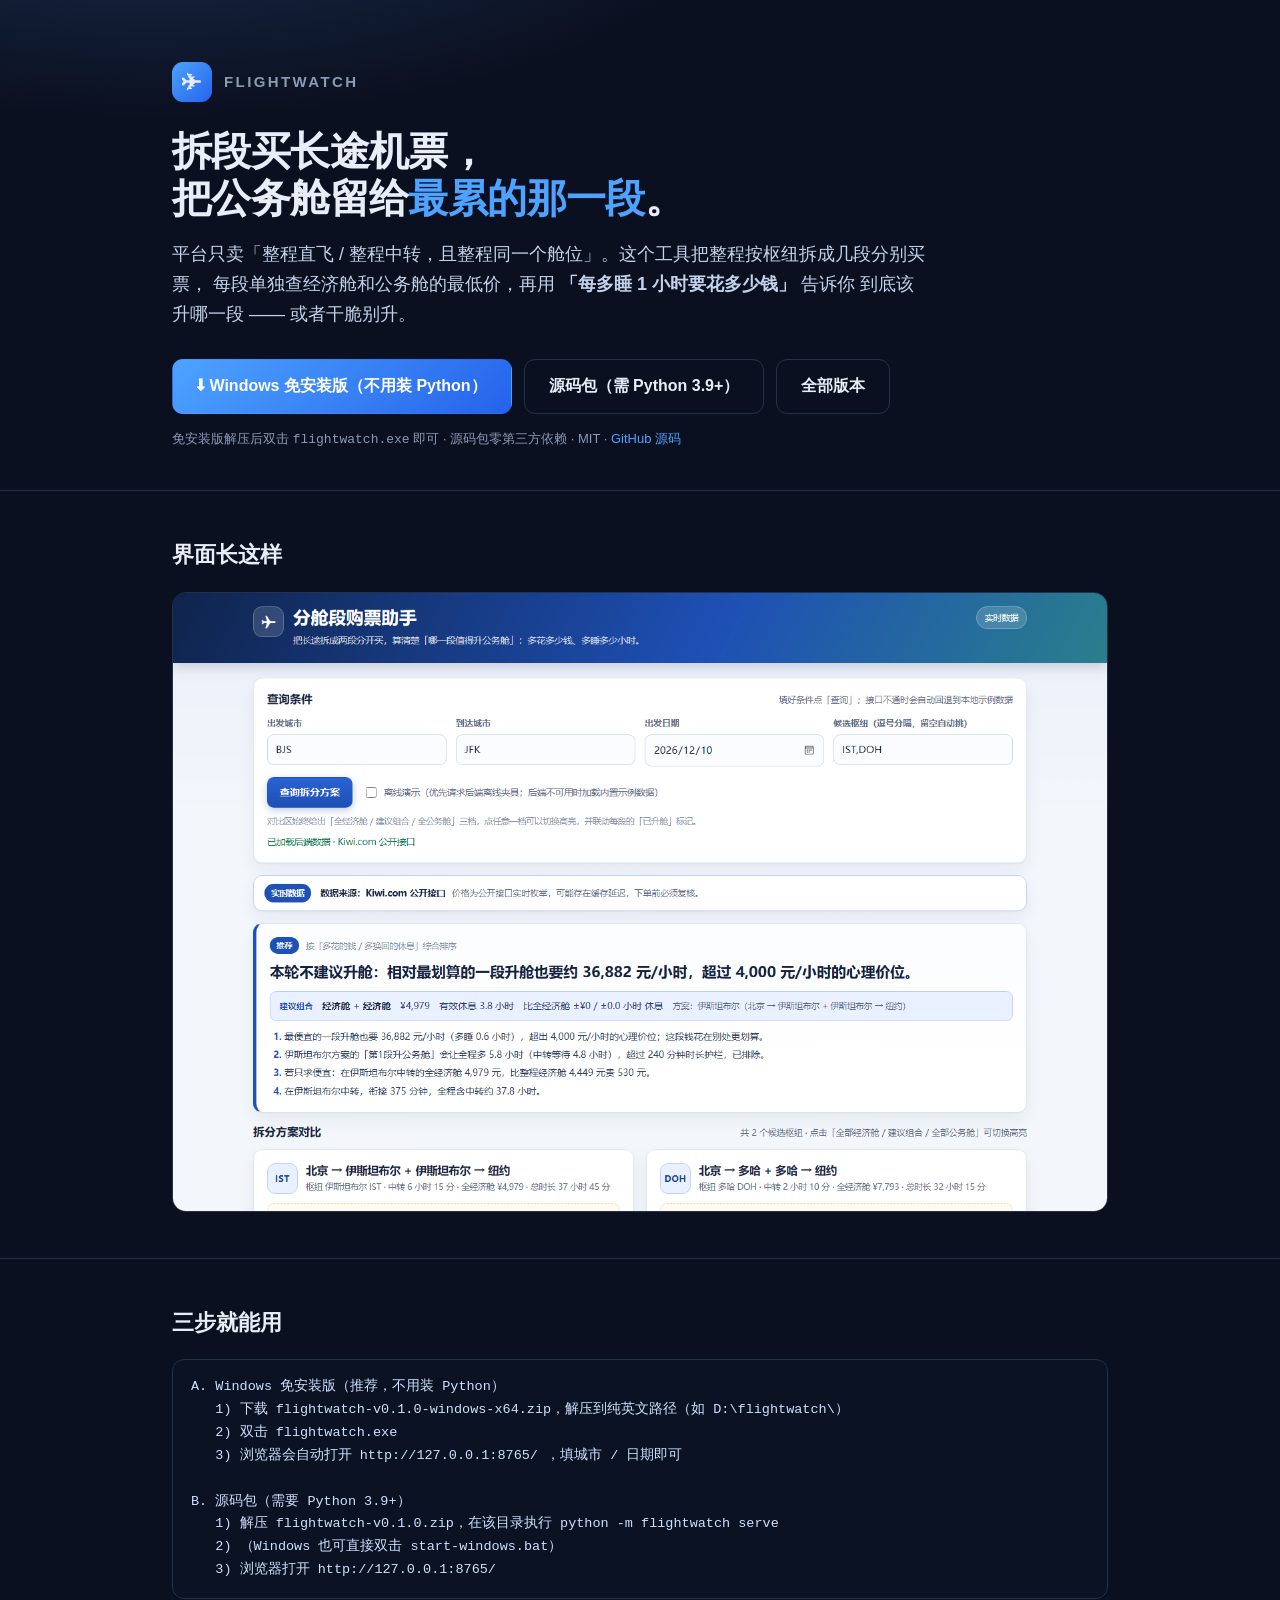
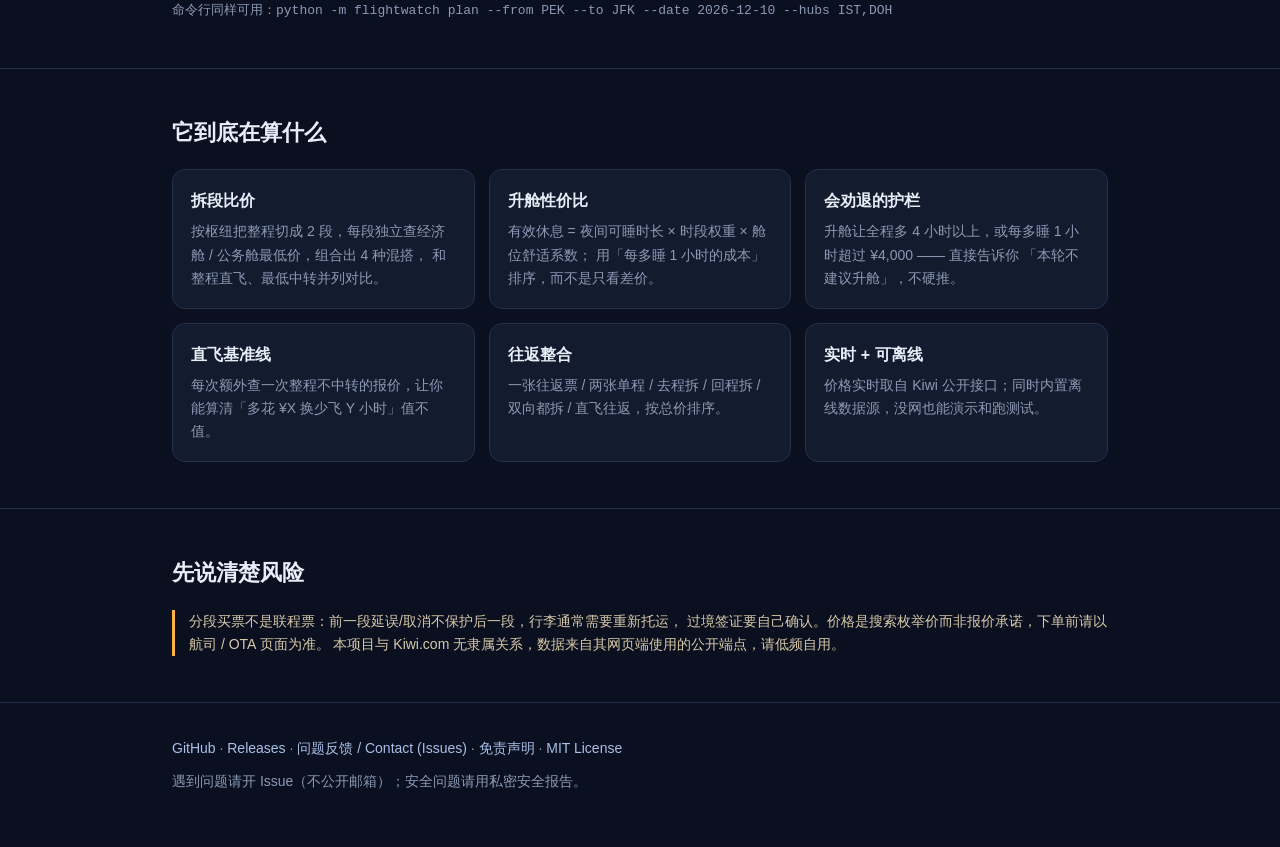
<file: docs/index.html>
<!doctype html>
<html lang="zh-CN">
<head>
<meta charset="utf-8">
<meta name="viewport" content="width=device-width, initial-scale=1">
<title>flightwatch — 拆段买长途机票，把公务舱留给最累的一段</title>
<meta name="description" content="Split long-haul flights into separately-booked segments and find which leg is worth upgrading to business class — ranked by cost per extra hour of sleep. 零依赖 Python 工具。">
<meta property="og:title" content="flightwatch">
<meta property="og:description" content="拆段买长途机票，算清哪一段值得升公务舱 —— 每多睡 1 小时要花多少钱。">
<meta property="og:image" content="screenshots/social-preview.png">
<meta property="og:type" content="website">
<style>
  :root {
    --bg: #0b1020; --panel: #131b2e; --line: #24314b; --ink: #e8edf7;
    --muted: #8b9ab5; --brand: #4da3ff; --biz: #ffb347; --ok: #43d19e;
  }
  * { box-sizing: border-box; margin: 0; padding: 0; }
  body {
    background: var(--bg); color: var(--ink); line-height: 1.65;
    font-family: -apple-system, "Segoe UI", "Microsoft YaHei", sans-serif;
  }
  a { color: var(--brand); text-decoration: none; }
  a:hover { text-decoration: underline; }
  .wrap { max-width: 980px; margin: 0 auto; padding: 0 22px; }
  header { padding: 62px 0 40px; border-bottom: 1px solid var(--line);
    background: radial-gradient(900px 380px at 12% -30%, rgba(77,163,255,.22), transparent 70%); }
  .brand { display: flex; align-items: center; gap: 12px; margin-bottom: 26px; }
  .mark { width: 40px; height: 40px; border-radius: 11px; display: grid; place-items: center;
    background: linear-gradient(135deg,#4da3ff,#2563eb); font-size: 20px; }
  .brand span { letter-spacing: .16em; text-transform: uppercase; font-size: 15px;
    color: var(--muted); font-weight: 600; }
  h1 { font-size: 40px; line-height: 1.18; letter-spacing: -.6px; }
  h1 em { font-style: normal; color: var(--brand); }
  .sub { margin-top: 18px; font-size: 18px; color: #c3d2ea; max-width: 760px; }
  .cta { display: flex; gap: 12px; flex-wrap: wrap; margin-top: 30px; align-items: center; }
  .btn { display: inline-block; padding: 13px 24px; border-radius: 11px; font-weight: 700;
    font-size: 16px; border: 1px solid transparent; }
  .btn.primary { background: linear-gradient(135deg,#4da3ff,#2563eb); color: #fff; }
  .btn.primary:hover { text-decoration: none; filter: brightness(1.08); }
  .btn.ghost { border-color: var(--line); color: var(--ink); }
  .btn.ghost:hover { text-decoration: none; border-color: #3b4d70; }
  .req { font-size: 13px; color: var(--muted); }
  section { padding: 46px 0; border-bottom: 1px solid var(--line); }
  h2 { font-size: 22px; margin-bottom: 18px; }
  .shot { width: 100%; max-height: 620px; object-fit: cover; object-position: top center;
    border-radius: 14px; border: 1px solid var(--line); display: block; }
  .grid { display: grid; grid-template-columns: repeat(auto-fit, minmax(260px, 1fr)); gap: 14px; }
  .card { background: var(--panel); border: 1px solid var(--line); border-radius: 13px; padding: 18px; }
  .card h3 { font-size: 16px; margin-bottom: 6px; }
  .card p { font-size: 14px; color: var(--muted); }
  pre { background: #0a1223; border: 1px solid var(--line); border-radius: 12px;
    padding: 16px 18px; overflow-x: auto; font-size: 13.5px; line-height: 1.7;
    font-family: ui-monospace, Consolas, monospace; color: #cfe0ff; }
  .note { font-size: 13px; color: var(--muted); }
  .warn { border-left: 3px solid var(--biz); padding-left: 14px; color: #d8c9a8; font-size: 14px; }
  footer { padding: 34px 0 56px; color: var(--muted); font-size: 14px; }
  footer a { color: #a9c0e8; }
  @media (max-width: 620px) { h1 { font-size: 30px; } .sub { font-size: 16px; } }
</style>
</head>
<body>

<header>
  <div class="wrap">
    <div class="brand"><div class="mark">✈</div><span>flightwatch</span></div>
    <h1>拆段买长途机票，<br>把公务舱留给<em>最累的那一段</em>。</h1>
    <p class="sub">
      平台只卖「整程直飞 / 整程中转，且整程同一个舱位」。这个工具把整程按枢纽拆成几段分别买票，
      每段单独查经济舱和公务舱的最低价，再用 <strong>「每多睡 1 小时要花多少钱」</strong> 告诉你
      到底该升哪一段 —— 或者干脆别升。
    </p>
    <div class="cta">
      <a class="btn primary" href="https://github.com/chrischenj/flightwatch/releases/download/v0.1.0/flightwatch-v0.1.0-windows-x64.zip">
        ⬇ Windows 免安装版（不用装 Python）
      </a>
      <a class="btn ghost" href="https://github.com/chrischenj/flightwatch/releases/download/v0.1.0/flightwatch-v0.1.0.zip">
        源码包（需 Python 3.9+）
      </a>
      <a class="btn ghost" href="https://github.com/chrischenj/flightwatch/releases">全部版本</a>
    </div>
    <p class="req" style="margin-top:14px">
      免安装版解压后双击 <code>flightwatch.exe</code> 即可 · 源码包零第三方依赖 · MIT ·
      <a href="https://github.com/chrischenj/flightwatch">GitHub 源码</a>
    </p>
  </div>
</header>

<section>
  <div class="wrap">
    <h2>界面长这样</h2>
    <img class="shot" src="screenshots/ui.png" alt="flightwatch 本地网页界面截图">
  </div>
</section>

<section>
  <div class="wrap">
    <h2>三步就能用</h2>
    <pre>A. Windows 免安装版（推荐，不用装 Python）
   1) 下载 flightwatch-v0.1.0-windows-x64.zip，解压到纯英文路径（如 D:\flightwatch\）
   2) 双击 flightwatch.exe
   3) 浏览器会自动打开 http://127.0.0.1:8765/ ，填城市 / 日期即可

B. 源码包（需要 Python 3.9+）
   1) 解压 flightwatch-v0.1.0.zip，在该目录执行 python -m flightwatch serve
   2) （Windows 也可直接双击 start-windows.bat）
   3) 浏览器打开 http://127.0.0.1:8765/</pre>
    <p class="note">命令行同样可用：<code>python -m flightwatch plan --from PEK --to JFK --date 2026-12-10 --hubs IST,DOH</code></p>
  </div>
</section>

<section>
  <div class="wrap">
    <h2>它到底在算什么</h2>
    <div class="grid">
      <div class="card">
        <h3>拆段比价</h3>
        <p>按枢纽把整程切成 2 段，每段独立查经济舱 / 公务舱最低价，组合出 4 种混搭，
           和整程直飞、最低中转并列对比。</p>
      </div>
      <div class="card">
        <h3>升舱性价比</h3>
        <p>有效休息 = 夜间可睡时长 × 时段权重 × 舱位舒适系数；
           用「每多睡 1 小时的成本」排序，而不是只看差价。</p>
      </div>
      <div class="card">
        <h3>会劝退的护栏</h3>
        <p>升舱让全程多 4 小时以上，或每多睡 1 小时超过 ¥4,000 —— 直接告诉你
           「本轮不建议升舱」，不硬推。</p>
      </div>
      <div class="card">
        <h3>直飞基准线</h3>
        <p>每次额外查一次整程不中转的报价，让你能算清「多花 ¥X 换少飞 Y 小时」值不值。</p>
      </div>
      <div class="card">
        <h3>往返整合</h3>
        <p>一张往返票 / 两张单程 / 去程拆 / 回程拆 / 双向都拆 / 直飞往返，按总价排序。</p>
      </div>
      <div class="card">
        <h3>实时 + 可离线</h3>
        <p>价格实时取自 Kiwi 公开接口；同时内置离线数据源，没网也能演示和跑测试。</p>
      </div>
    </div>
  </div>
</section>

<section>
  <div class="wrap">
    <h2>先说清楚风险</h2>
    <p class="warn">
      分段买票不是联程票：前一段延误/取消不保护后一段，行李通常需要重新托运，
      过境签证要自己确认。价格是搜索枚举价而非报价承诺，下单前请以航司 / OTA 页面为准。
      本项目与 Kiwi.com 无隶属关系，数据来自其网页端使用的公开端点，请低频自用。
    </p>
  </div>
</section>

<footer>
  <div class="wrap">
    <a href="https://github.com/chrischenj/flightwatch">GitHub</a> ·
    <a href="https://github.com/chrischenj/flightwatch/releases">Releases</a> ·
    <a href="https://github.com/chrischenj/flightwatch/issues">问题反馈 / Contact (Issues)</a> ·
    <a href="https://github.com/chrischenj/flightwatch/blob/main/DISCLAIMER.md">免责声明</a> ·
    <a href="https://github.com/chrischenj/flightwatch/blob/main/LICENSE">MIT License</a>
    <p style="margin-top:10px">遇到问题请开 Issue（不公开邮箱）；安全问题请用私密安全报告。</p>
  </div>
</footer>

</body>
</html>
</file>
